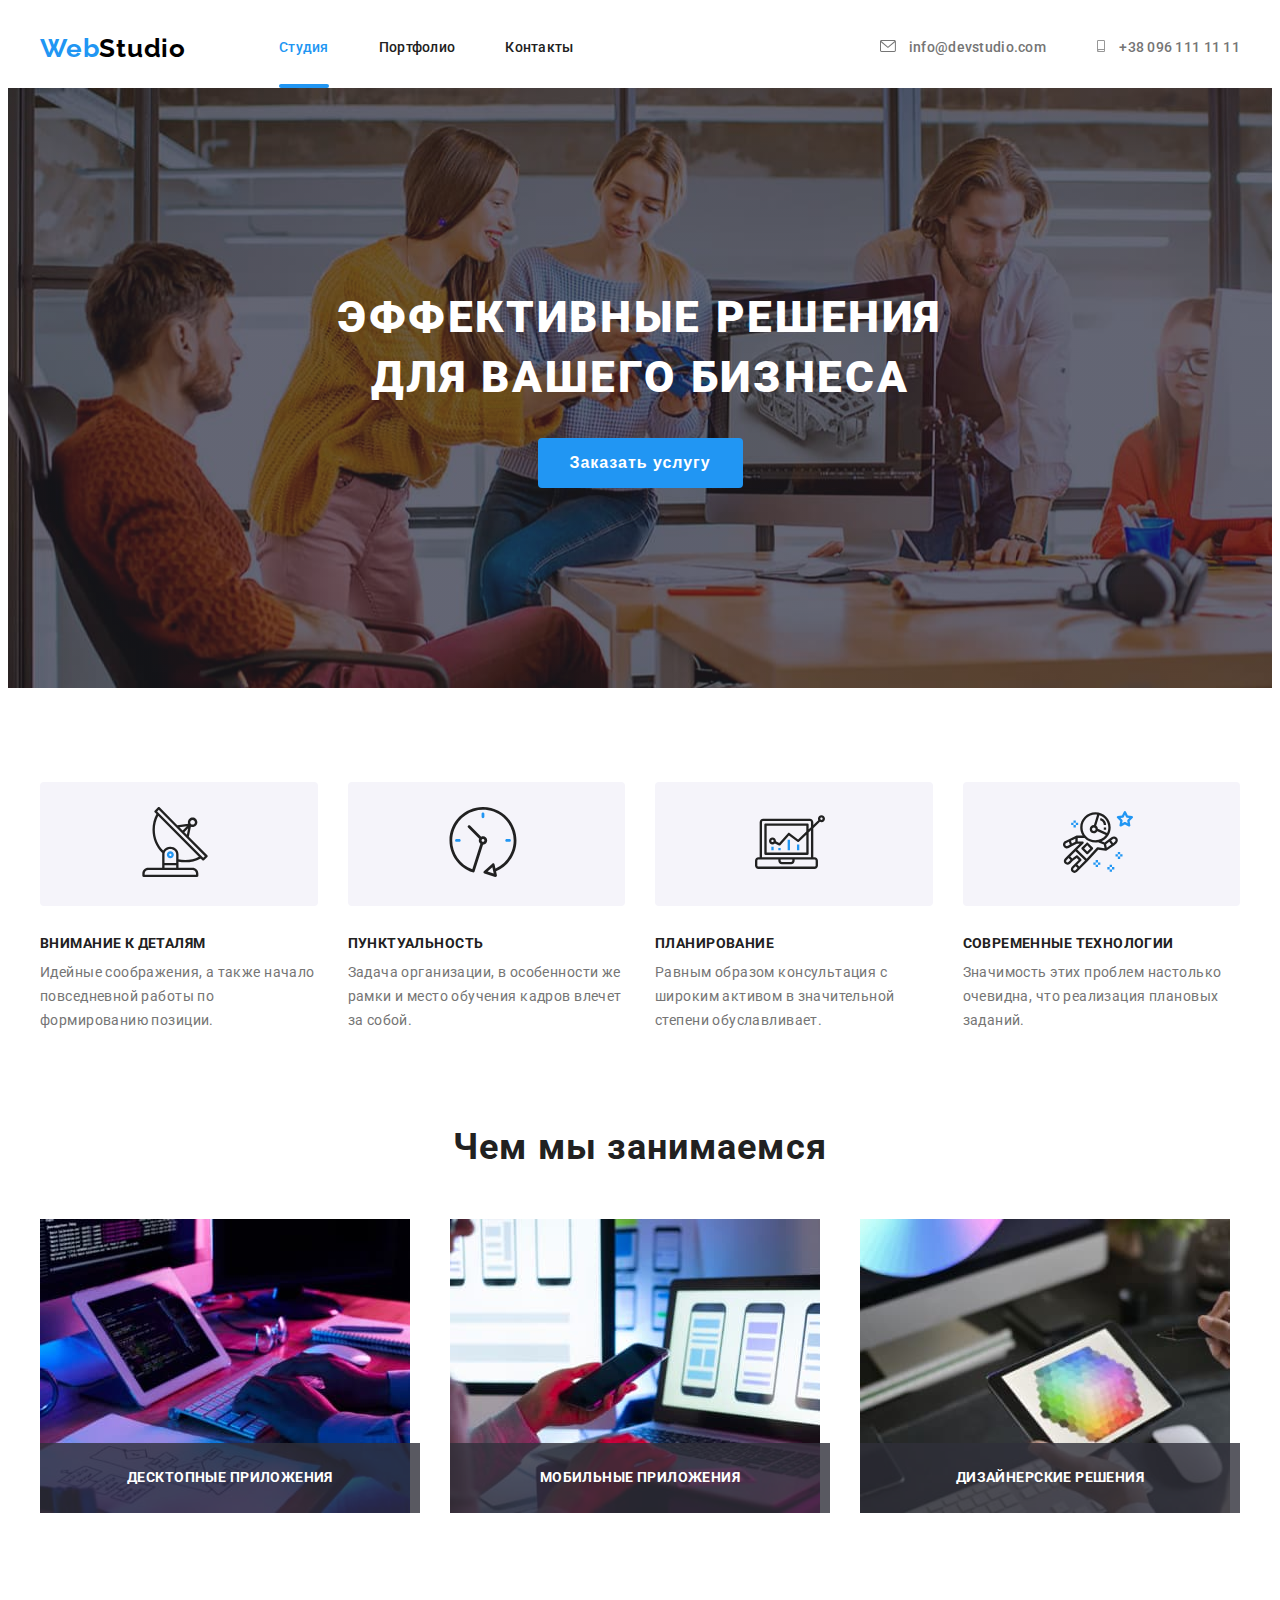
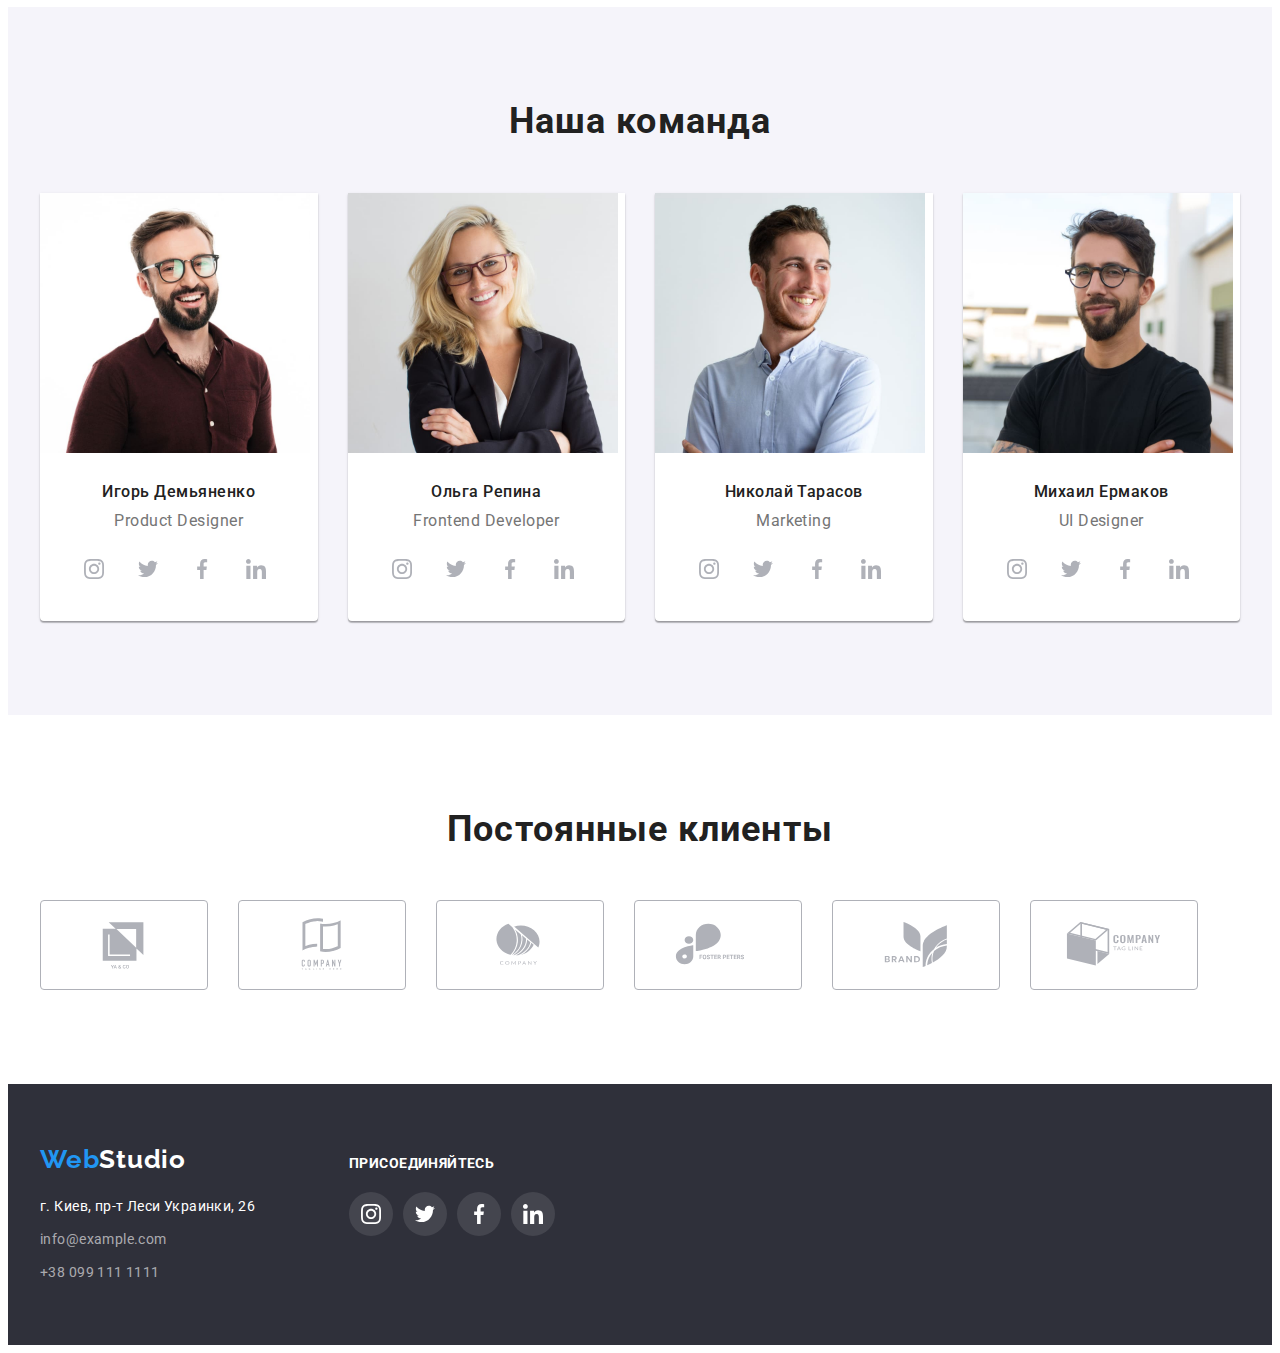
<file: index.html>
<!DOCTYPE html>
<html lang="ru">
<head>
    <meta charset="UTF-8">
    <meta http-equiv="X-UA-Compatible" content="IE=edge">
    <meta name="viewport" content="width=device-width, initial-scale=1.0">
    <title>Document</title>
    <link rel="preconnect" href="https://fonts.googleapis.com">
    <link rel="preconnect" href="https://fonts.gstatic.com" crossorigin>
    <link href="https://fonts.googleapis.com/css2?family=Raleway:wght@700&family=Roboto:wght@400;500;700;900&display=swap"
        rel="stylesheet">
    <link rel="stylesheet" href="https://cdnjs.cloudflare.com/ajax/libs/modern-normalize/1.1.0/modern-normalize.min.css"
        integrity="sha512-wpPYUAdjBVSE4KJnH1VR1HeZfpl1ub8YT/NKx4PuQ5NmX2tKuGu6U/JRp5y+Y8XG2tV+wKQpNHVUX03MfMFn9Q=="
        crossorigin="anonymous" referrerpolicy="no-referrer" />
    <link rel="stylesheet" href="./css/styles.css">
</head>

<body>

    <header class="">
        <div class="container header-flex">
            <nav class="navigation">
                <a class="link logo logo-header" href="" lang="en"><span class="web">Web</span>Studio</a>
                <ul class="list list-nav">
                    <li class="list-nav-item"><a class="link nav-link transitions active" href="./index.html">Студия</a></li>
                    <li class="list-nav-item"><a class="link nav-link transitions" href="./portfolio.html">Портфолио</a></li>
                    <li class="list-nav-item"><a class="link nav-link transitions" href="">Контакты</a></li>
                </ul>
            </nav>
            <ul class="list list-contacts">
                <li class="list-contacts-item">
                    
                    <a class="link contacts-link transitions" href="mailto:info@devstudio.com">
                        <svg class="contacts-icon" width="16" height="12">
                            <use href="./images/sprite.svg#icon-envelope-1"></use>
                        </svg>
                        info@devstudio.com</a></li>
                <li class="list-contacts-item">
                    
                    <a class="link contacts-link transitions" href="tel:+380961111111">
                        <svg class="contacts-icon" width="10" height="12">
                            <use href="./images/sprite.svg#icon-smartphone-1"></use>
                        </svg>
                        +38 096 111 11 11</a></li>
            </ul>
        </div>
    </header>

    <main>

        <section class="hero">
            <h1 class="hero-title">Эффективные решения<br> для вашего бизнеса</h1>
            <button class="order-service" type="button" data-modal-open>Заказать услугу</button>
        </section>

        <section class="section">
            <div class="container">
                <h2 style="display:none">Особенности</h2>
                <ul class="list list-features">
                    <li class="list-features-item">
                        <div class="features-icon" >
                            <svg width="70" height="70">
                                <use href="./images/sprite.svg#icon-antenna-1-1"></use>
                            </svg>
                        </div>
                        <h3 class="list-features-title">Внимание к деталям</h3>
                        <p class="list-features-text">Идейные соображения, а также начало повседневной
                            работы по формированию позиции.</p>
                    </li>
                    <li class="list-features-item">
                        <div class="features-icon">
                            <svg width="70" height="70">
                                <use href="./images/sprite.svg#icon-clock-1-1"></use>
                            </svg>
                        </div>
                        <h3 class="list-features-title">Пунктуальность</h3>
                        <p class="list-features-text">Задача организации, в особенности же рамки
                            и место обучения кадров влечет за собой.</p>
                    </li>
                    <li class="list-features-item">
                        <div class="features-icon">
                            <svg width="70" height="70">
                                <use href="./images/sprite.svg#icon-diagram-1-1"></use>
                            </svg>
                        </div>
                        <h3 class="list-features-title">Планирование</h3>
                        <p class="list-features-text">Равным образом консультация с широким активом
                            в значительной степени обуславливает.</p>
                    </li>
                    <li class="list-features-item">
                        <div class="features-icon">
                            <svg width="70" height="70">
                                <use href="./images/sprite.svg#icon-astronaut-1-1"></use>
                            </svg>
                        </div>
                        <h3 class="list-features-title">Современные технологии</h3>
                        <p class="list-features-text">Значимость этих проблем настолько очевидна,
                            что реализация плановых заданий.</p>
                    </li>
                </ul>
            </div>
        </section>

        <section class="activities">
            <div class="container">
                <h2 class="activities-title">Чем мы занимаемся</h2>
                <ul class="list list-activities">
                    <li class="list-activities-item">
                        <img src="./images/whatwearedoing/img1.jpg" alt="Руки, котрорые пишут код"
                            width="370" height="294">
                        <div class="activities-label">Десктопные приложения</div>    
                    </li>
                    <li class="list-activities-item">
                        <img src="./images/whatwearedoing/img2.jpg" alt="Проверяют макет сайтя для телефона"
                            width="370" height="294">
                        <div class="activities-label">Мобильные приложения</div>
                    </li>
                    <li class="list-activities-item">
                        <img src="./images/whatwearedoing/img3.jpg" alt="Планшет, на котором цветной логотип"
                            width="370" height="294">
                        <div class="activities-label">Дизайнерские решения</div>
                    </li>
                </ul>
            </div>
        </section>

        <section class="ourteam section">
            <div class="container">
                <h2 class="ourteam-title">Наша команда</h2>
                <ul class="list list-ourteam">
                    <li class="list-ourteam-item">
                        <img src="./images/ourteam/img1.jpg" alt="Фото Игоря Демьяненко" width="270" height="260">
                        <h3 class="ourteam-name">Игорь Демьяненко</h3>
                        <p class="ourteam-profession" lang="en">Product Designer</p>
                        <ul class="ourteam-social-list list">
                            <li class="ourteam-social-item">
                                <a class="ourteam-social-link link transitions" href="">
                                    <svg class="ourteam-social-icon" width="20" height="20">
                                        <use class="transitions" href="./images/sprite.svg#icon-instagram-2-1"></use>
                                    </svg>
                                </a>       
                            </li>
                            <li class="ourteam-social-item">
                                <a class="ourteam-social-link link transitions" href="">
                                    <svg class="ourteam-social-icon" width="20" height="20">
                                        <use class="transitions" href="./images/sprite.svg#icon-twitter-1-1"></use>
                                    </svg>
                                </a>
                            </li>
                            <li class="ourteam-social-item">
                                <a class="ourteam-social-link link transitions" href="">
                                    <svg class="ourteam-social-icon" width="20" height="20">
                                        <use class="transitions" href="./images/sprite.svg#icon-facebook-1-1"></use>
                                    </svg>
                                </a>
                            </li>
                            <li class="ourteam-social-item">
                                <a class="ourteam-social-link link transitions" href="">
                                    <svg class="ourteam-social-icon" width="20" height="20">
                                        <use class="transitions" href="./images/sprite.svg#icon-linkedin-1-1"></use>
                                    </svg>
                                </a>
                            </li>
                        </ul>
                    </li>
                    <li class="list-ourteam-item">
                        <img src="./images/ourteam/img2.jpg" alt="Фото Ольги Репиной" width="270" height="260">
                        <h3 class="ourteam-name">Ольга Репина</h3>
                        <p class="ourteam-profession" lang="en">Frontend Developer</p>
                        <ul class="ourteam-social-list list">
                            <li class="ourteam-social-item">
                                <a class="ourteam-social-link link transitions" href="">
                                    <svg class="ourteam-social-icon" width="20" height="20">
                                        <use class="transitions" href="./images/sprite.svg#icon-instagram-2-1"></use>
                                    </svg>
                                </a>
                            </li>
                            <li class="ourteam-social-item">
                                <a class="ourteam-social-link link transitions" href="">
                                    <svg class="ourteam-social-icon" width="20" height="20">
                                        <use class="transitions" href="./images/sprite.svg#icon-twitter-1-1"></use>
                                    </svg>
                                </a>
                            </li>
                            <li class="ourteam-social-item">
                                <a class="ourteam-social-link link transitions" href="">
                                    <svg class="ourteam-social-icon" width="20" height="20">
                                        <use class="transitions" href="./images/sprite.svg#icon-facebook-1-1"></use>
                                    </svg>
                                </a>
                            </li>
                            <li class="ourteam-social-item">
                                <a class="ourteam-social-link link transitions" href="">
                                    <svg class="ourteam-social-icon" width="20" height="20">
                                        <use class="transitions" href="./images/sprite.svg#icon-linkedin-1-1"></use>
                                    </svg>
                                </a>
                            </li>
                        </ul>
                    </li>
                    <li class="list-ourteam-item">
                        <img src="./images/ourteam/img3.jpg" alt="Фото Николая Тарасова" width="270" height="260">
                        <h3 class="ourteam-name">Николай Тарасов</h3>
                        <p class="ourteam-profession" lang="en">Marketing</p>
                        <ul class="ourteam-social-list list">
                            <li class="ourteam-social-item">
                                <a class="ourteam-social-link link transitions" href="">
                                    <svg class="ourteam-social-icon" width="20" height="20">
                                        <use class="transitions" href="./images/sprite.svg#icon-instagram-2-1"></use>
                                    </svg>
                                </a>
                            </li>
                            <li class="ourteam-social-item">
                                <a class="ourteam-social-link link transitions" href="">
                                    <svg class="ourteam-social-icon" width="20" height="20">
                                        <use class="transitions" href="./images/sprite.svg#icon-twitter-1-1"></use>
                                    </svg>
                                </a>
                            </li>
                            <li class="ourteam-social-item">
                                <a class="ourteam-social-link link transitions" href="">
                                    <svg class="ourteam-social-icon" width="20" height="20">
                                        <use class="transitions" href="./images/sprite.svg#icon-facebook-1-1"></use>
                                    </svg>
                                </a>
                            </li>
                            <li class="ourteam-social-item">
                                <a class="ourteam-social-link link transitions" href="">
                                    <svg class="ourteam-social-icon" width="20" height="20">
                                        <use class="transitions" href="./images/sprite.svg#icon-linkedin-1-1"></use>
                                    </svg>
                                </a>
                            </li>
                        </ul>
                    </li>
                    <li class="list-ourteam-item">
                        <img src="./images/ourteam/img4.jpg" alt="Фото Михаила Ермакова" width="270" height="260">
                        <h3 class="ourteam-name">Михаил Ермаков</h3>
                        <p class="ourteam-profession" lang="en">UI Designer</p>
                        <ul class="ourteam-social-list list">
                            <li class="ourteam-social-item">
                                <a class="ourteam-social-link link transitions" href="">
                                    <svg class="ourteam-social-icon" width="20" height="20">
                                        <use class="transitions" href="./images/sprite.svg#icon-instagram-2-1"></use>
                                    </svg>
                                </a>
                            </li>
                            <li class="ourteam-social-item">
                                <a class="ourteam-social-link link transitions" href="">
                                    <svg class="ourteam-social-icon" width="20" height="20">
                                        <use class="transitions" href="./images/sprite.svg#icon-twitter-1-1"></use>
                                    </svg>
                                </a>
                            </li>
                            <li class="ourteam-social-item">
                                <a class="ourteam-social-link link transitions" href="">
                                    <svg class="ourteam-social-icon" width="20" height="20">
                                        <use class="transitions" href="./images/sprite.svg#icon-facebook-1-1"></use>
                                    </svg>
                                </a>
                            </li>
                            <li class="ourteam-social-item">
                                <a class="ourteam-social-link link transitions" href="">
                                    <svg class="ourteam-social-icon" width="20" height="20">
                                        <use class="transitions" href="./images/sprite.svg#icon-linkedin-1-1"></use>
                                    </svg>
                                </a>
                            </li>
                        </ul>
                    </li>
                </ul>
            </div>
        </section>

        <section class="section">
            <div class="container">
                <h2 class="clients-title">Постоянные клиенты</h2>
                <ul class="clients-list list">
                    <li class="clients-list-item">
                        <a class="clients-link link transitions" href="">
                            <svg class="clients-icon" width="106" height="60">
                                <use class="transitions" href="./images/sprite.svg#icon-Logo-6"></use>
                            </svg>
                        </a>
                    </li>
                    <li class="clients-list-item">
                        <a class="clients-link link transitions" href="">
                            <svg class="clients-icon" width="106" height="60">
                                <use class="transitions" href="./images/sprite.svg#icon-Logo-1-1"></use>
                            </svg>
                        </a>
                    </li>
                    <li class="clients-list-item">
                        <a class="clients-link link transitions" href="">
                            <svg class="clients-icon" width="106" height="60">
                                <use class="transitions" href="./images/sprite.svg#icon-Logo-2-1"></use>
                            </svg>
                        </a>
                    </li>
                    <li class="clients-list-item">
                        <a class="clients-link link transitions" href="">
                            <svg class="clients-icon" width="106" height="60">
                                <use class="transitions" href="./images/sprite.svg#icon-Logo-3-1"></use>
                            </svg>
                        </a>
                    </li>
                    <li class="clients-list-item">
                        <a class="clients-link link transitions" href="">
                            <svg class="clients-icon" width="106" height="60">
                                <use class="transitions" href="./images/sprite.svg#icon-Logo-4-1"></use>
                            </svg>
                        </a>
                    </li>
                    <li class="clients-list-item">
                        <a class="clients-link link transitions" href="">
                            <svg class="clients-icon" width="106" height="60">
                                <use class="transitions" href="./images/sprite.svg#icon-Logo-5-1"></use>
                            </svg>
                        </a>
                    </li>
                </ul>
            </div>
        </section>
    </main>

    <footer class="footer">
        <h2 style="display:none">Контакты<span lang="en">Webstudio</span></h2>
        <div class="container footer-flexcont">
        <div class="address">   
            <a class="link logo logo-footer" href="" lang="en"><span class="web">Web</span>Studio</a>
            <address class="footer-contacts">
                <ul class="list list-footer">
                    <li class="list-footer-item"><a class="link footer-address-link"
                            href="https://goo.gl/maps/6n3pDnKZSii65f8L8" target="_blank" rel="noreferrer noopener">
                            г. Киев, пр-т Леси Украинки, 26</a>
                    </li>
                    <li class="list-footer-item"><a class="link footer-contacts-link"
                            href="mailto:info@example.com">info@example.com</a>
                    </li>
                    <li class="list-footer-item"><a class="link footer-contacts-link" 
                            href="tel:+380991111111">+38 099 111 1111</a>
                    </li>
                </ul>
            </address>
        </div>

        <div class="webstudio-social">
            <h3 class="webstudio-social-title">Присоединяйтесь</h3>
            <ul class="webstudio-social-list list">
                <li class="webstudio-social-item">
                    <a class="webstudio-social-link link transitions" href="">
                        <svg class="webstudio-social-icon" width="20" height="20">
                            <use href="./images/sprite.svg#icon-instagram-2-1"></use>
                        </svg>
                    </a>
                </li>
                <li class="webstudio-social-item">
                    <a class="webstudio-social-link link transitions" href="">
                        <svg class="webstudio-social-icon" width="20" height="20">
                            <use href="./images/sprite.svg#icon-twitter-1-1"></use>
                        </svg>
                    </a>
                </li>
                <li class="webstudio-social-item">
                    <a class="webstudio-social-link link transitions" href="">
                        <svg class="webstudio-social-icon" width="20" height="20">
                            <use href="./images/sprite.svg#icon-facebook-1-1"></use>
                        </svg>
                    </a>
                </li>
                <li class="webstudio-social-item">
                    <a class="webstudio-social-link link transitions" href="">
                        <svg class="webstudio-social-icon" width="20" height="20">
                            <use href="./images/sprite.svg#icon-linkedin-1-1"></use>
                        </svg>
                    </a>
                </li>
            </ul>
        </div>
        </div>
    </footer>
    <div class="backdrop is-hidden" data-modal>
        <div class="modal-window">
            <button class="modal-button" type="button" data-modal-close>
                <svg class="modal-icon" width="18" height="18">
                    <use href="./images/sprite.svg#icon-close-black-opt"></use>
                </svg>
            </button>

        </div>
    </div>

<script src="./js/modal.js"></script>
</body>
</html>
</file>
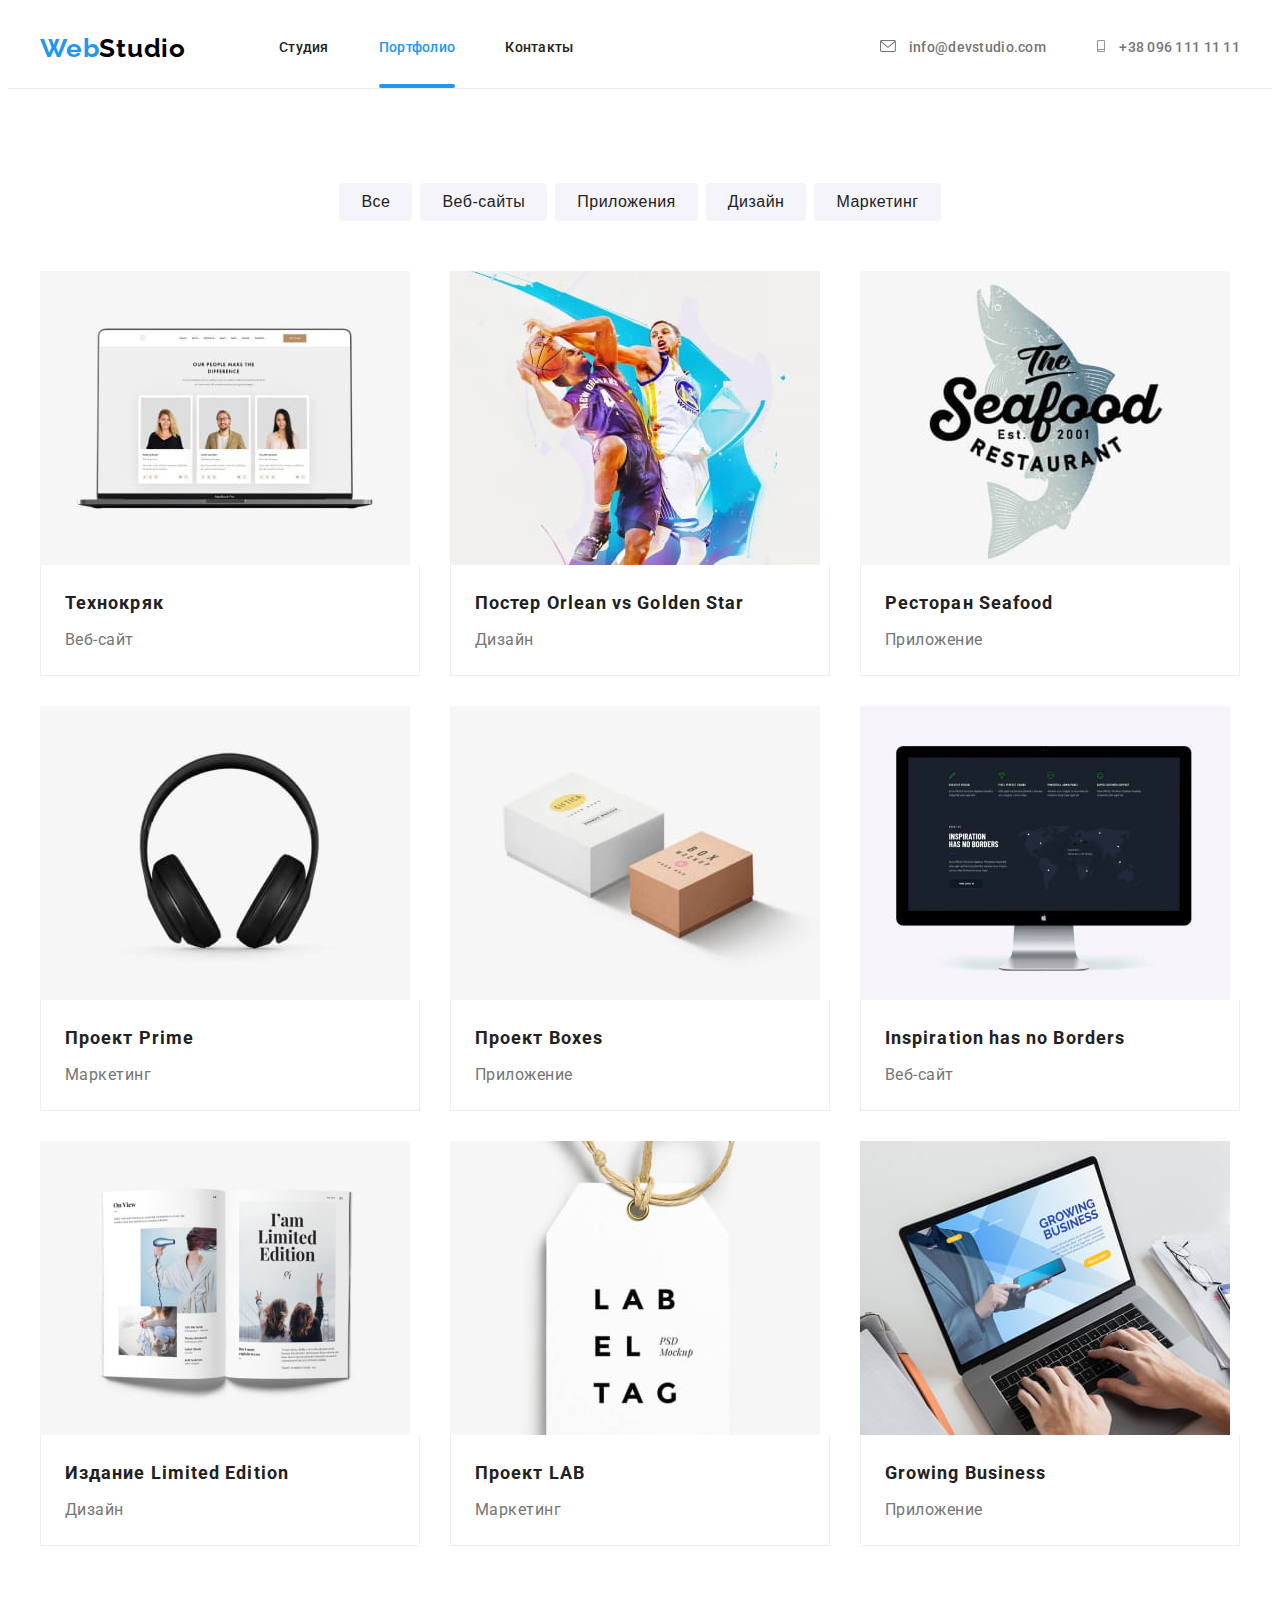
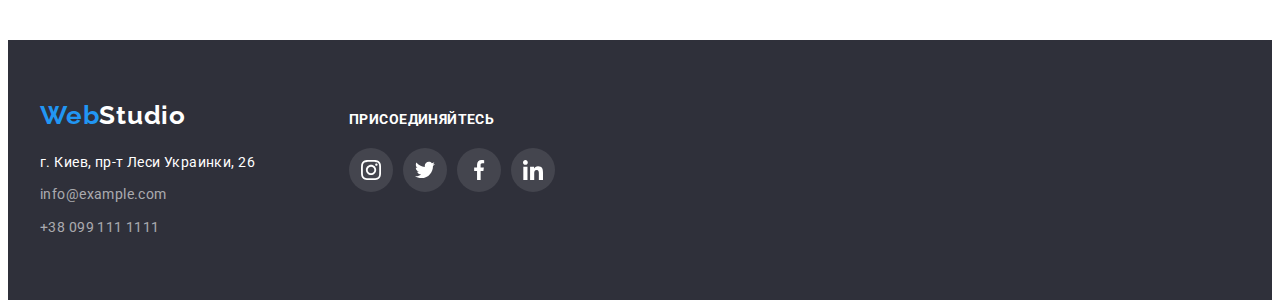
<file: portfolio.html>
<!DOCTYPE html>
<html lang="ru">

<head>
    <meta charset="UTF-8">
    <meta http-equiv="X-UA-Compatible" content="IE=edge">
    <meta name="viewport" content="width=device-width, initial-scale=1.0">
    <title>Document</title>
    <link rel="preconnect" href="https://fonts.googleapis.com">
    <link rel="preconnect" href="https://fonts.gstatic.com" crossorigin>
    <link href="https://fonts.googleapis.com/css2?family=Raleway:wght@700&family=Roboto:wght@400;500;700&display=swap"
        rel="stylesheet">
    <link rel="stylesheet" href="https://cdnjs.cloudflare.com/ajax/libs/modern-normalize/1.1.0/modern-normalize.min.css"
        integrity="sha512-wpPYUAdjBVSE4KJnH1VR1HeZfpl1ub8YT/NKx4PuQ5NmX2tKuGu6U/JRp5y+Y8XG2tV+wKQpNHVUX03MfMFn9Q=="
        crossorigin="anonymous" referrerpolicy="no-referrer" />
    <link rel="stylesheet" href="./css/styles.css">
</head>

<body>

    <header class="header">
        <div class="container header-flex">
            <nav class="navigation">
                <a class="link logo logo-header" href="" lang="en"><span class="web">Web</span>Studio</a>
                <ul class="list list-nav">
                    <li class="list-nav-item"><a class="link nav-link transitions" href="./index.html">Студия</a></li>
                    <li class="list-nav-item"><a class="link nav-link transitions active" href="./portfolio.html">Портфолио</a></li>
                    <li class="list-nav-item"><a class="link nav-link transitions" href="">Контакты</a></li>
                </ul>
            </nav>
            <ul class="list list-contacts">
                <li class="list-contacts-item">
    
                    <a class="link contacts-link transitions" href="mailto:info@devstudio.com">
                        <svg class="contacts-icon" width="16" height="12">
                            <use href="./images/sprite.svg#icon-envelope-1"></use>
                        </svg>
                        info@devstudio.com</a>
                </li>
                <li class="list-contacts-item">
    
                    <a class="link contacts-link transitions" href="tel:+380961111111">
                        <svg class="contacts-icon" width="10" height="12">
                            <use href="./images/sprite.svg#icon-smartphone-1"></use>
                        </svg>
                        +38 096 111 11 11</a>
                </li>
            </ul>
        </div>
    </header>

    <main>
        <section class="section">
            <div class="container">
                <h2 style="display:none">Портфолио вебстудии</h2>
                <ul class="list portfolio-filter">
                    <li class="filter-item"><button class="portfolio-button transitions" type="button">Все</button></li>
                    <li class="filter-item"><button class="portfolio-button transitions" type="button">Веб-сайты</button></li>
                    <li class="filter-item"><button class="portfolio-button transitions" type="button">Приложения</button></li>
                    <li class="filter-item"><button class="portfolio-button transitions" type="button">Дизайн</button></li>
                    <li class="filter-item"><button class="portfolio-button transitions" type="button">Маркетинг</button></li>
                </ul>       
                
                <ul class="list portfolio-works">
                    <li class="works-item">
                        <a class="works-link link transitions" href="">
                            <div class="card-thumb">
                                <img src="./images/secondpageportfolio/img1opt.jpg"
                                    alt="Ноутбук, на его экране три визитки с фото: две девушки и один парень">
                                <div class="works-overlay">Технокряк это современная площадка распространения коронавируса.
                                     Компании используют эту платформу для цифрового
                                     шпионажа и атак на защищённые сервера конкурентов.
                                </div>    
                            </div>
                            <div class="card-text">
                                <h3 class="works-title">Технокряк</h3>
                                <p class="works-text">Веб-сайт</p>
                            </div>
                        </a>
                    </li>

                    <li class="works-item">
                        <a class="works-link link transitions" href="">
                            <div class="card-thumb">
                                <img src="./images/secondpageportfolio/img2opt.jpg" 
                                alt="Два баскетболиста сражаются за мяч">
                                <div class="works-overlay">Технокряк это современная площадка распространения коронавируса.
                                    Компании используют эту платформу для цифрового
                                    шпионажа и атак на защищённые сервера конкурентов.
                                </div>
                            </div>
                            <div class="card-text">
                                <h3 class="works-title">Постер <span lang="en">Orlean vs Golden Star</span></h3>
                                <p class="works-text">Дизайн</p>
                            </div>
                        </a>
                        
                    </li>

                    <li class="works-item">
                        <a class="works-link link transitions" href="">
                            <div class="card-thumb">
                                <img src="./images/secondpageportfolio/img3opt.jpg" 
                                alt="Логотип ресторана в виде рыбы с названием ресторана">
                                <div class="works-overlay">Технокряк это современная площадка распространения коронавируса.
                                    Компании используют эту платформу для цифрового
                                    шпионажа и атак на защищённые сервера конкурентов.
                                </div>
                            </div>
                            <div class="card-text">
                                <h3 class="works-title">Ресторан <span lang="en">Seafood</span></h3>
                                <p class="works-text">Приложение</p>
                            </div>
                        </a>
                        
                    </li>

                    <li class="works-item">
                        <a class="works-link link transitions" href="">
                            <div class="card-thumb">
                                <img src="./images/secondpageportfolio/img4opt.jpg" 
                                alt="Черные полноразмерные наушники">
                                <div class="works-overlay">Технокряк это современная площадка распространения коронавируса.
                                    Компании используют эту платформу для цифрового
                                    шпионажа и атак на защищённые сервера конкурентов.
                                </div>
                            </div>
                            <div class="card-text">
                                <h3 class="works-title">Проект <span lang="en">Prime</span></h3>
                                <p class="works-text">Маркетинг</p>
                            </div>
                        </a>
                        
                    </li>

                    <li class="works-item">
                        <a class="works-link link transitions" href="">
                            <div class="card-thumb">
                                <img src="./images/secondpageportfolio/img5opt.jpg" 
                                alt="Две коробки розового и белого цвета">
                                <div class="works-overlay">Технокряк это современная площадка распространения коронавируса.
                                    Компании используют эту платформу для цифрового
                                    шпионажа и атак на защищённые сервера конкурентов.
                                </div>
                            </div>
                            <div class="card-text">
                                <h3 class="works-title">Проект <span lang="en">Boxes</span></h3>
                                <p class="works-text">Приложение</p>
                            </div>
                        </a>
                        
                    </li>

                    <li class="works-item">
                        <a class="works-link link transitions" href="">
                            <div class="card-thumb">
                                <img src="./images/secondpageportfolio/img6opt.jpg" 
                                alt="Экран компьютера, на котором несколко статей и карта мира">
                                <div class="works-overlay">Технокряк это современная площадка распространения коронавируса.
                                    Компании используют эту платформу для цифрового
                                    шпионажа и атак на защищённые сервера конкурентов.
                                </div>
                            </div>
                            <div class="card-text">
                                <h3 class="works-title" lang="en">Inspiration has no Borders</h3>
                                <p class="works-text">Веб-сайт</p>
                            </div>
                        </a>
                        
                    </li>

                    <li class="works-item">
                        <a class="works-link link transitions" href="">
                            <div class="card-thumb">
                                <img src="./images/secondpageportfolio/img7opt.jpg" 
                                alt="Разворот журнала со статьей и фото">
                                <div class="works-overlay">Технокряк это современная площадка распространения коронавируса.
                                    Компании используют эту платформу для цифрового
                                    шпионажа и атак на защищённые сервера конкурентов.
                                </div>
                            </div>
                            <div class="card-text">
                                <h3 class="works-title">Издание <span lang="en">Limited Edition</span></h3>
                                <p class="works-text">Дизайн</p>
                            </div>
                        </a>
                        
                    </li>

                    <li class="works-item">
                        <a class="works-link link transitions" href="">
                            <div class="card-thumb">
                                <img src="./images/secondpageportfolio/img8opt.jpg" 
                                alt="Белая этикетка на веревке с названием проекта">
                                <div class="works-overlay">Технокряк это современная площадка распространения коронавируса.
                                    Компании используют эту платформу для цифрового
                                    шпионажа и атак на защищённые сервера конкурентов.
                                </div>
                            </div>
                            <div class="card-text">
                                <h3 class="works-title">Проект <span lang="en">LAB</span></h3>
                                <p class="works-text">Маркетинг</p>
                            </div>
                        </a>
                        
                    </li>

                    <li class="works-item">
                        <a class="works-link link transitions" href="">
                            <div class="card-thumb">
                                <img src="./images/secondpageportfolio/img9opt.jpg"
                                    alt="Руки человека, работающего на ноутбуке, на экране которого название приложения">
                                    <div class="works-overlay">Технокряк это современная площадка распространения коронавируса.
                                        Компании используют эту платформу для цифрового
                                        шпионажа и атак на защищённые сервера конкурентов.
                                    </div>
                            </div>
                            <div class="card-text">
                                <h3 class="works-title" lang="en">Growing Business</h3>
                                <p class="works-text">Приложение</p>
                            </div>
                        </a>
                        
                    </li>
                </ul>
            </div>
        </section>

    </main>

    <footer class="footer">
        <h2 style="display:none">Контакты<span lang="en">Webstudio</span></h2>
        <div class="container footer-flexcont">
            <div class="address">
                <a class="link logo logo-footer" href="" lang="en"><span class="web">Web</span>Studio</a>
                <address class="footer-contacts">
                    <ul class="list list-footer">
                        <li class="list-footer-item"><a class="link footer-address-link"
                                href="https://goo.gl/maps/6n3pDnKZSii65f8L8" target="_blank" rel="noreferrer noopener">
                                г. Киев, пр-т Леси Украинки, 26</a>
                        </li>
                        <li class="list-footer-item"><a class="link footer-contacts-link"
                                href="mailto:info@example.com">info@example.com</a>
                        </li>
                        <li class="list-footer-item"><a class="link footer-contacts-link" href="tel:+380991111111">+38 099
                                111 1111</a>
                        </li>
                    </ul>
                </address>
            </div>
    
            <div class="webstudio-social">
                <h3 class="webstudio-social-title">Присоединяйтесь</h3>
                <ul class="webstudio-social-list list">
                    <li class="webstudio-social-item">
                        <a class="webstudio-social-link link transitions" href="">
                            <svg class="webstudio-social-icon" width="20" height="20">
                                <use href="./images/sprite.svg#icon-instagram-2-1"></use>
                            </svg>
                        </a>
                    </li>
                    <li class="webstudio-social-item">
                        <a class="webstudio-social-link link transitions" href="">
                            <svg class="webstudio-social-icon" width="20" height="20">
                                <use href="./images/sprite.svg#icon-twitter-1-1"></use>
                            </svg>
                        </a>
                    </li>
                    <li class="webstudio-social-item">
                        <a class="webstudio-social-link link transitions" href="">
                            <svg class="webstudio-social-icon" width="20" height="20">
                                <use href="./images/sprite.svg#icon-facebook-1-1"></use>
                            </svg>
                        </a>
                    </li>
                    <li class="webstudio-social-item">
                        <a class="webstudio-social-link link transitions" href="">
                            <svg class="webstudio-social-icon" width="20" height="20">
                                <use href="./images/sprite.svg#icon-linkedin-1-1"></use>
                            </svg>
                        </a>
                    </li>
                </ul>
            </div>
        </div>
    </footer>
    

    <script src="./js/modal.js"></script>
    </body>
    
    </html>
</file>
<file: css/styles.css>
:root {
  --logo-web-color: #2196f3;
  --logo-studio-header-color: #000000;
  --logo-studio-footer-color: #ffffff;
  --main-title-color: #212121;
  --main-text-color: #757575;
  --accent-color: #2196f3;
  --darkbg-text-color: #ffffff;
  --first-bg-color: #2f303a;
  --second-bg-color: #f5f4fa;
  --icon-color: #afb1b8;
}

body {
  font-family: 'Roboto', sans-serif;
}

p,
h1,
h2,
h3,
h4,
h5,
h6 {
  margin-top: 0;
  margin-bottom: 0;
}

ul {
  margin-top: 0;
  margin-bottom: 0;
  padding-left: 0;
}

img {
  display: block;
  max-width: 100%;
  height: auto;
}

.link {
  text-decoration: none;
}

.list {
  list-style: none;
}

.section {
  padding-top: 94px;
  padding-bottom: 94px;
}

.container {
  width: 1200px;
  padding-left: 15px;
  padding-right: 15px;
  margin: 0 auto;
}

/*-----------header------------*/

.header {
  border-bottom: 1px solid #ececec;
}

.header-flex {
  display: flex;
  align-items: center;
}

.navigation {
  display: flex;
  align-items: center;
}

.list-nav {
  display: flex;
}

.list-contacts {
  display: flex;
  margin-left: auto;
}

.list-nav-item:not(:last-child) {
  margin-right: 50px;
}

.contacts-icon {
  margin-right: 10px;
  fill: currentColor;
}

.list-contacts-item:not(:last-child) {
  margin-right: 50px;
}

.logo {
  display: block;
  margin-right: 93px;
  font-family: Raleway, sans-serif;
  font-weight: 700;
  font-size: 26px;
  line-height: 1.19;
  letter-spacing: 0.03em;
}

.logo-header {
  color: var(--logo-studio-header-color);
}

.web {
  color: var(--logo-web-color);
}

.nav-link,
.contacts-link {
  display: block;
  padding-top: 32px;
  padding-bottom: 32px;
  font-weight: 500;
  font-size: 14px;
  line-height: 1.14;
  letter-spacing: 0.02em;
  color: var(--main-title-color);
}

.contacts-link {
  color: var(--main-text-color);
}

.nav-link:hover,
.nav-link:focus {
  color: var(--accent-color);
}

.contacts-link:hover,
.contacts-link:focus {
  color: var(--accent-color);
}

a.active {
  position: relative;
  color: var(--accent-color);
}

a.active::after {
  content: '';
  display: block;
  position: absolute;
  left: 0;
  bottom: 0;
  width: 100%;
  height: 4px;
  background-color: var(--accent-color);
  border-radius: 2px;
}

.transitions {
  transition-property: background-color, color, box-shadow, fill, border-color;
  transition-duration: 250ms;
  transition-timing-function: cubic-bezier(0.4, 0, 0.2, 1);
}

/*------------main---section-hero-------------*/

.hero {
  padding-top: 200px;
  padding-bottom: 200px;
  text-align: center;
  background-image: linear-gradient(rgba(47, 48, 58, 0.4), rgba(47, 48, 58, 0.4)),
    url(../images/hero/hero-img-opt.jpg);
}

.hero,
.footer {
  background-color: var(--first-bg-color);
}

.hero-title {
  font-weight: 900;
  font-size: 44px;
  line-height: 1.36;
  letter-spacing: 0.06em;
  text-transform: uppercase;
  color: var(--darkbg-text-color);
}

.order-service {
  margin-top: 30px;
  padding: 10px 32px;
  border: 0px;
  border-radius: 4px;
  font-weight: 700;
  font-size: 16px;
  line-height: 1.87;
  letter-spacing: 0.06em;
  background: var(--accent-color);
  color: #ffffff;
}

/*-----------main---section-features-------------*/

.list-features {
  display: flex;
  margin-right: -30px;
}

.list-features-item {
  flex-basis: calc(100% / 4 - 30px);
}

.list-features-item {
  margin-right: 30px;
}

.features-icon {
  padding: 25px 100px;
  background-color: var(--second-bg-color);
  border-radius: 4px;
}

.list-features-title {
  margin-top: 30px;
  font-weight: 700;
  font-size: 14px;
  line-height: 1.14;
  letter-spacing: 0.03em;
  text-transform: uppercase;
  color: var(--main-title-color);
}

.list-features-text {
  margin-top: 10px;
  font-weight: 400;
  font-size: 14px;
  line-height: 1.71;
  letter-spacing: 0.03em;
  color: var(--main-text-color);
}

/*-----------main---sections---activities & ourteam------------*/

.activities {
  padding-bottom: 94px;
}

.list-activities {
  display: flex;
  margin-right: -30px;
}

.list-activities-item {
  position: relative;
  flex-basis: calc(100% / 3 - 30px);
  margin-right: 30px;
}

.activities-label {
  position: absolute;
  width: 100%;
  left: 0;
  bottom: 0;
  padding-top: 27px;
  padding-bottom: 27px;
  font-weight: 700;
  font-size: 14px;
  line-height: 1.14;
  text-align: center;
  letter-spacing: 0.03em;
  text-transform: uppercase;
  color: var(--darkbg-text-color);
  background-color: rgba(47, 48, 58, 0.8);
}

.activities-title,
.ourteam-title,
.clients-title {
  margin-bottom: 50px;
  text-align: center;
  font-weight: 700;
  font-size: 36px;
  line-height: 1.16;
  letter-spacing: 0.03em;
  color: var(--main-title-color);
}

.ourteam {
  background-color: var(--second-bg-color);
}

.list-ourteam {
  display: flex;
  margin-right: -30px;
}

.list-ourteam-item {
  flex-basis: calc(100% / 4 - 30px);
  margin-right: 30px;
  padding-bottom: 30px;
  background-color: #ffffff;
  text-align: center;
  box-shadow: 0px 1px 3px rgba(0, 0, 0, 0.12), 0px 1px 1px rgba(0, 0, 0, 0.14),
    0px 2px 1px rgba(0, 0, 0, 0.2);
  border-radius: 0px 0px 4px 4px;
}

.ourteam-name {
  margin-top: 30px;
  font-weight: 500;
  font-size: 16px;
  line-height: 1.18;
  letter-spacing: 0.03em;
  color: var(--main-title-color);
}

.ourteam-profession {
  margin-top: 10px;
  font-weight: 400;
  font-size: 16px;
  line-height: 1.18;
  letter-spacing: 0.03em;
  color: var(--main-text-color);
}
.ourteam-social-list {
  display: flex;
  align-items: center;
  margin-top: 16px;
  padding-left: 32px;
  padding-right: 32px;
}

.ourteam-social-link {
  display: block;
  padding: 12px;
  border-radius: 50%;
}

.ourteam-social-item:not(:last-child) {
  margin-right: 10px;
}

.ourteam-social-icon {
  display: block;
  fill: var(--icon-color);
}

.ourteam-social-link:hover,
.ourteam-social-link:focus,
.ourteam-social-link:hover use,
.ourteam-social-link:focus use {
  background-color: var(--accent-color);
  fill: var(--darkbg-text-color);
}

/* -------------main--------section-clients------------- */

.clients-list {
  display: flex;
  flex-wrap: wrap;
  margin-right: -30px;
}
.clients-list-item {
  margin-right: 30px;
}
.clients-link {
  display: block;
  padding: 14px 30px;
  border: 1px solid var(--icon-color);
  border-radius: 4px;
}

.clients-icon {
  display: block;
  fill: var(--icon-color);
}

.clients-link:hover,
.clients-link:focus,
.clients-link:hover use,
.clients-link:focus use {
  border-color: var(--accent-color);
  fill: var(--accent-color);
}

/*-------portfolio-page-------- */

.portfolio-filter {
  display: flex;
  justify-content: center;
}

.filter-item:not(:last-child) {
  margin-right: 8px;
}

.portfolio-button {
  padding: 6px 22px;
  font-weight: 500;
  font-size: 16px;
  line-height: 1.62;
  letter-spacing: 0.03em;
  color: var(--main-title-color);
  background-color: var(--second-bg-color);
  border: 0px;
  border-radius: 4px;
}

.portfolio-button:hover,
.portfolio-button:focus {
  background-color: var(--accent-color);
  color: var(--darkbg-text-color);
  box-shadow: 0px 3px 1px rgba(0, 0, 0, 0.1), 0px 1px 2px rgba(0, 0, 0, 0.08),
    0px 2px 2px rgba(0, 0, 0, 0.12);
}

.portfolio-works {
  display: flex;
  flex-wrap: wrap;
  margin-top: 50px;
  margin-right: -30px;
  margin-bottom: -30px;
}

.works-item {
  flex-basis: calc(100% / 3 - 30px);
  margin-right: 30px;
  margin-bottom: 30px;
}

.works-link {
  display: block;
}

.works-link:hover,
.works-link:focus {
  box-shadow: 0px 1px 1px rgba(0, 0, 0, 0.12), 0px 4px 4px rgba(0, 0, 0, 0.06),
    1px 4px 6px rgba(0, 0, 0, 0.16);
}

.works-link:hover .works-overlay,
.works-link:focus .works-overlay {
  top: 0;
}

.card-thumb {
  position: relative;
  overflow: hidden;
}

.works-overlay {
  position: absolute;
  width: 100%;
  height: 100%;
  left: 0;
  top: 100%;
  overflow: auto;
  padding: 63px 24px;
  font-weight: 400;
  font-size: 18px;
  line-height: 1.56;
  color: var(--darkbg-text-color);
  background-color: rgba(33, 150, 243, 0.9);
  transition: top 250ms cubic-bezier(0.4, 0, 0.2, 1);
}

.card-text {
  padding: 20px 24px;
  border-left: 1px solid #eeeeee;
  border-right: 1px solid #eeeeee;
  border-bottom: 1px solid #eeeeee;
}

.works-title {
  font-weight: 700;
  font-size: 18px;
  line-height: 2;
  letter-spacing: 0.06em;
  color: var(--main-title-color);
}

.works-text {
  margin-top: 4px;
  font-weight: 400;
  font-size: 16px;
  line-height: 1.87;
  letter-spacing: 0.03em;
  color: var(--main-text-color);
}

/*------------footer-styles--------*/

.footer-flexcont {
  display: flex;
}

.address {
  margin-right: 70px;
  padding-top: 60px;
  padding-bottom: 60px;
}

.logo-footer {
  color: var(--logo-studio-footer-color);
}

.footer-contacts {
  margin-top: 20px;
  font-style: normal;
  font-weight: 400;
  font-size: 14px;
  line-height: 1.71;
  letter-spacing: 0.03em;
}

.list-footer-item:not(:first-child) {
  margin-top: 9px;
}

.footer-address-link {
  color: var(--darkbg-text-color);
}
.footer-contacts-link {
  color: rgba(255, 255, 255, 0.6);
}

.webstudio-social {
  padding-top: 72px;
}

.webstudio-social-title {
  font-weight: 700;
  font-size: 14px;
  line-height: 1.14;
  letter-spacing: 0.03em;
  text-transform: uppercase;
  color: var(--darkbg-text-color);
}

.webstudio-social-list {
  display: flex;
  margin-top: 20px;
}

.webstudio-social-item:not(:last-child) {
  margin-right: 10px;
}

.webstudio-social-link {
  display: block;
  padding: 12px;
  fill: var(--darkbg-text-color);
  background: rgba(255, 255, 255, 0.1);
  border-radius: 50%;
}

.webstudio-social-icon {
  display: block;
}

.webstudio-social-link:hover,
.webstudio-social-link:focus {
  background-color: var(--accent-color);
}

/*-------------backdrop---and---modal-window---------*/

.backdrop {
  position: fixed;
  top: 0;
  left: 0;
  width: 100vw;
  height: 100vh;
  background-color: rgba(0, 0, 0, 0.2);
}

.modal-window {
  position: absolute;
  top: 50%;
  left: 50%;
  width: 528px;
  min-height: 581px;
  transform: translate(-50%, -50%);
  background-color: #ffffff;
  box-shadow: 0px 1px 3px rgba(0, 0, 0, 0.12), 0px 1px 1px rgba(0, 0, 0, 0.14),
    0px 2px 1px rgba(0, 0, 0, 0.2);
  border-radius: 4px;
}

.modal-button {
  display: block;
  position: absolute;
  top: 8px;
  right: 8px;
  padding: 6px;
  background: #ffffff;
  border: 1px solid rgba(0, 0, 0, 0.1);
  border-radius: 50%;
}

.modal-icon {
  display: block;
}
.is-hidden {
  opacity: 0;
  pointer-events: none;
  visibility: hidden;
}
</file>
